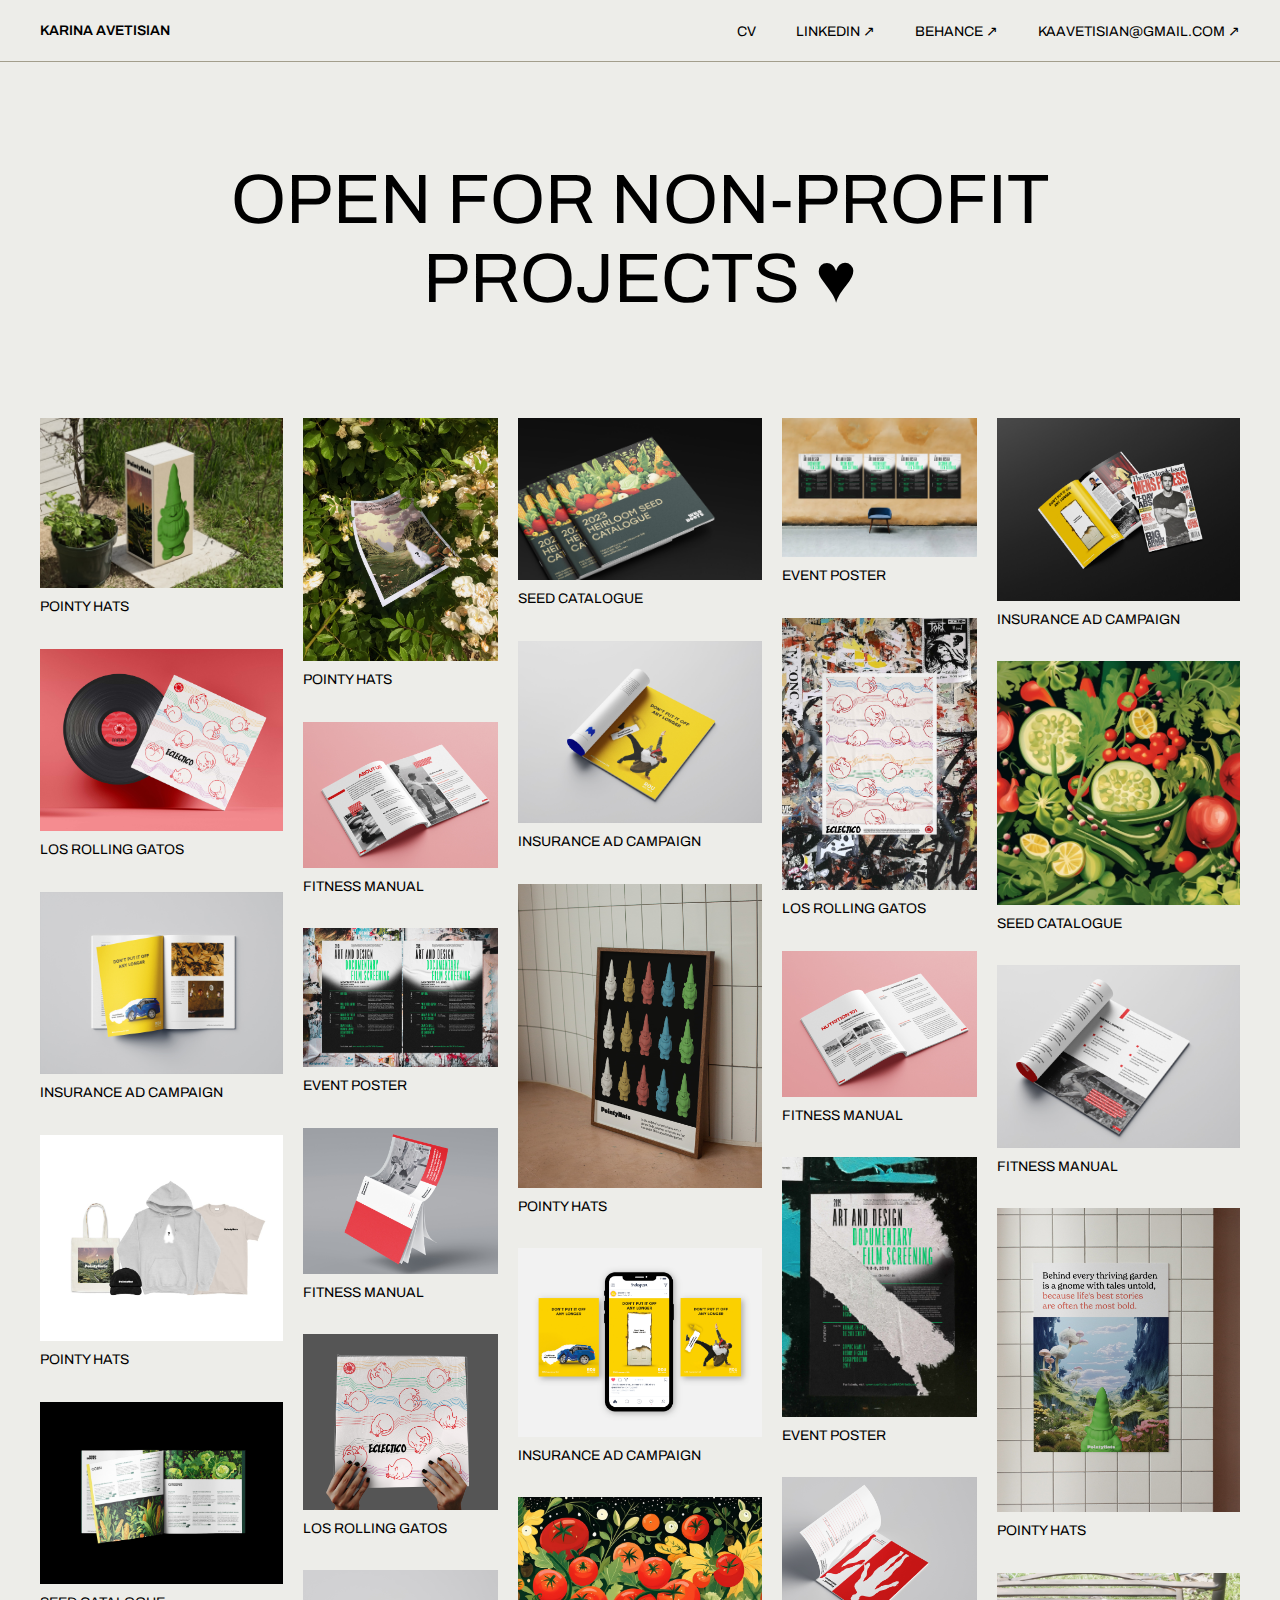
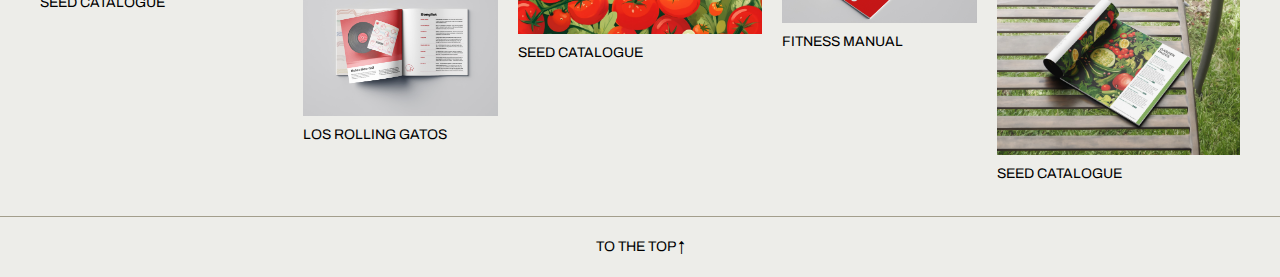
<file: index.html>
<!DOCTYPE html>
<html>
    <head>
        <title>Multidisciplinary designer – Karina A.</title>
        <link rel="icon" type="image/x-icon" href="/images/favicon.png">
        <meta charset="UTF-8">
        <meta name="author" content="Karina Avetisian">
        <meta name="viewport" content="width=device-width, initial-scale=1.0">
        <!-- Link to google fonts API -->
        <link rel="preconnect" href="https://fonts.googleapis.com">
        <link rel="preconnect" href="https://fonts.gstatic.com" crossorigin>
        <link href="https://fonts.googleapis.com/css2?family=Archivo&display=swap" rel="stylesheet">
        <link rel="stylesheet" href="https://fonts.googleapis.com/css2?family=Material+Symbols+Sharp:opsz,wght,FILL,GRAD@20..48,100..700,0..1,-50..200" />
        <link href="css/styles.css" rel="stylesheet">
    </head>
    <body>
        <!-- MOBILE NAVBAR -->
        <section>
            <div class="container-mob bb">
                <div class="header-mob">
                    <a href="index.html"><h3>KARINA AVETISIAN</h3></a>
                    <span class="material-symbols-sharp" id="plus">add</span>
                </div>
                <nav class="nav-mob bb">
                    <a href="about.html">CV</a>
                    <a href="https://www.linkedin.com/in/kaave/" target="_blank">LinkedIn ↗</a>
                    <a href="https://www.behance.net/kaave" target="_blank">Behance ↗</a>
                    <a href="mailto:kaavetisian@gmail.com" target="_blank">kaavetisian@gmail.com ↗</a>
                </nav>
            </div>
        </section>
        
        <!-- NAVBAR -->
        <section id="top">
            <div class="container bb">
                <header>
                    <a href="index.html"><h3>KARINA AVETISIAN</h3></a>
                    <nav>
                        <a href="about.html">CV</a>
                        <a href="https://www.linkedin.com/in/kaave/" target="_blank">LinkedIn ↗</a>
                        <a href="https://www.behance.net/kaave" target="_blank">Behance ↗</a>
                        <a href="mailto:kaavetisian@gmail.com" target="_blank">kaavetisian@gmail.com ↗</a>
                    </nav>
                </header>
            </div>
        </section>
        
        <section>
            <div class="container">
                <div class="banner">
                    <h1>Open for non-profit projects ♥</h1>
                </div>
            </div>
        </section>
        
        <section>
            <div class="container">
                <div class="projects">
                    <!-- FIRST COLUMN -->
                    <div class="item">
                        <a href="gnomes.html">
                            <div class="card">
                                <img src="images/gnomes-2.jpg" alt="Garden gnome packaging">
                                <p>Pointy Hats</p>
                            </div>
                        </a>
                        <a href="miguel.html">
                            <div class="card">
                                <img src="images/mig-1.jpg" alt="Record cover">
                                <p>Los Rolling Gatos</p>
                            </div>
                        </a>
                        <a href="campaign.html">
                            <div class="card">
                                <img src="images/ad-3.jpg" alt="Ad in the magazine">
                                <p>Insurance Ad Campaign</p>
                            </div>
                        </a>
                        <a href="gnomes.html">
                            <div class="card">
                                <img src="images/gnomes-merch.jpg" alt="Garden gnome poster">
                                <p>Pointy Hats</p>
                            </div>
                        </a>
                        <a href="catalogue.html">
                            <div class="card">
                                <img src="images/catalogue-5.jpg" alt="Seed catalogue cover">
                                <p>Seed Catalogue</p>
                            </div>
                        </a>
                    </div>
                    <!-- SECOND COLUMN -->
                    <div class="item">
                        <a href="gnomes.html">
                            <div class="card">
                                <img src="images/gnomes-3.jpg" alt="Garden gnome poster">
                                <p>Pointy Hats</p>
                            </div>
                        </a>
                        <a href="fitness.html">
                            <div class="card">
                                <img src="images/fm-3.jpg" alt="Fitness manual pages">
                                <p>Fitness manual</p>
                            </div>
                        </a>
                        <a href="poster.html">
                            <div class="card">
                                <img src="images/poster-1.jpg" alt="Event poster on the wall">
                                <p>Event poster</p>
                            </div>
                        </a>
                        <a href="fitness.html">
                            <div class="card">
                                <img src="images/fm-1.jpg" alt="Fitness manual pages">
                                <p>Fitness manual</p>
                            </div>
                        </a>
                        <a href="miguel.html">
                            <div class="card">
                                <img src="images/mig-4.jpg" alt="Record cover">
                                <p>Los Rolling Gatos</p>
                            </div>
                        </a>
                        <a href="miguel.html">
                            <div class="card">
                                <img src="images/mig-2.jpg" alt="Record cover">
                                <p>Los Rolling Gatos</p>
                            </div>
                        </a>
                    </div>
                    <!-- THIRD COLUMN -->
                    <div class="item">
                        <a href="catalogue.html">
                            <div class="card">
                                <img src="images/catalogue-1.jpg" alt="Seed catalogue cover">
                                <p>Seed Catalogue</p>
                            </div>
                        </a>
                        <a href="campaign.html">
                            <div class="card">
                                <img src="images/ad-2.jpg" alt="Ad in the magazine">
                                <p>Insurance Ad Campaign</p>
                            </div>
                        </a>
                        <a href="gnomes.html">
                            <div class="card">
                                <img src="images/gnomes-4.jpg" alt="Garden gnome poster">
                                <p>Pointy Hats</p>
                            </div>
                        </a>
                        <a href="campaign.html">
                            <div class="card">
                                <img src="images/ad-4.jpg" alt="Ad in the magazine">
                                <p>Insurance Ad Campaign</p>
                            </div>
                        </a>
                        <a href="catalogue.html">
                            <div class="card">
                                <img src="images/c5.jpg" alt="Seed catalogue cover">
                                <p>Seed Catalogue</p>
                            </div>
                        </a>
                    </div>
                    <!-- FOURTH COLUMN -->
                    <div class="item">
                        <a href="poster.html">
                            <div class="card">
                                <img src="images/poster-2.jpg" alt="Event poster on the wall">
                                <p>Event poster</p>
                            </div>
                        </a>
                        <a href="miguel.html">
                            <div class="card">
                                <img src="images/mig-5.jpg" alt="Record cover">
                                <p>Los Rolling Gatos</p>
                            </div>
                        </a>
                        <a href="fitness.html">
                            <div class="card">
                                <img src="images/fm-6.jpg" alt="Fitness manual pages">
                                <p>Fitness manual</p>
                            </div>
                        </a>
                        <a href="poster.html">
                            <div class="card">
                                <img src="images/poster-3.jpg" alt="Event poster on the wall">
                                <p>Event poster</p>
                            </div>
                        </a>
                        <a href="fitness.html">
                            <div class="card">
                                <img src="images/fm-7.jpg" alt="Fitness manual pages">
                                <p>Fitness manual</p>
                            </div>
                        </a>
                    </div>
                    <!-- FIFTH COLUMN -->
                    <div class="item">
                        <a href="campaign.html">
                            <div class="card">
                                <img src="images/ad-1.jpg" alt="Ad in the magazine">
                                <p>Insurance Ad Campaign</p>
                            </div>
                        </a>
                        <a href="catalogue.html">
                            <div class="card">
                                <img src="images/c3.jpg" alt="Seed catalogue">
                                <p>Seed Catalogue</p>
                            </div>
                        </a>
                        <a href="fitness.html">
                            <div class="card">
                                <img src="images/fm-5.jpg" alt="Fitness manual pages">
                                <p>Fitness manual</p>
                            </div>
                        </a>
                        <a href="gnomes.html">
                            <div class="card">
                                <img src="images/gnomes-5.jpg" alt="Garden gnome poster">
                                <p>Pointy Hats</p>
                            </div>
                        </a>
                        <a href="catalogue.html">
                            <div class="card">
                                <img src="images/catalogue-3.jpg" alt="Seed catalogue cover">
                                <p>Seed Catalogue</p>
                            </div>
                        </a>
                    </div>
                </div>
            </div>
        </section>
        <!-- FOOTER -->
        <section>
            <div class="container bt">
                <footer>
                    <a href="#top">to the top ↑</a>
                </footer>
            </div>
        </section>
        <script src="main.js"></script>
    </body>
</html>
</file>
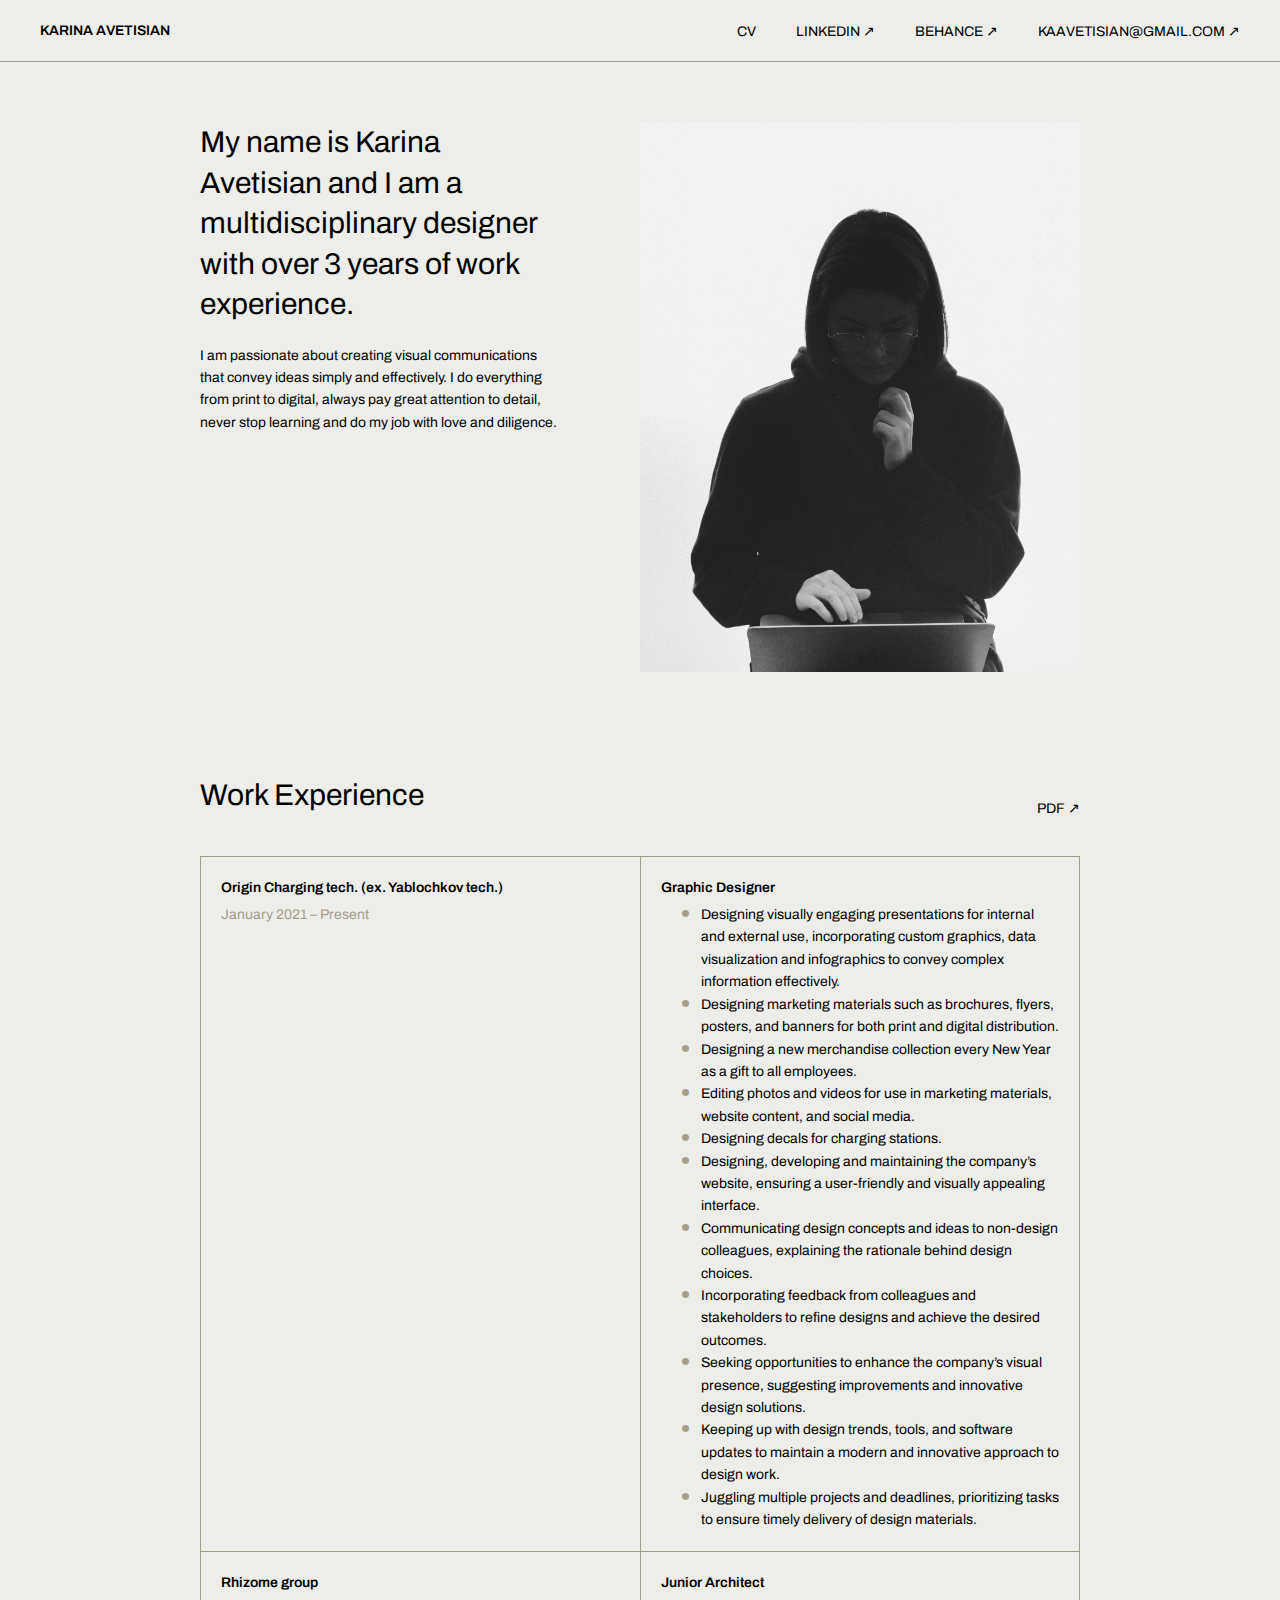
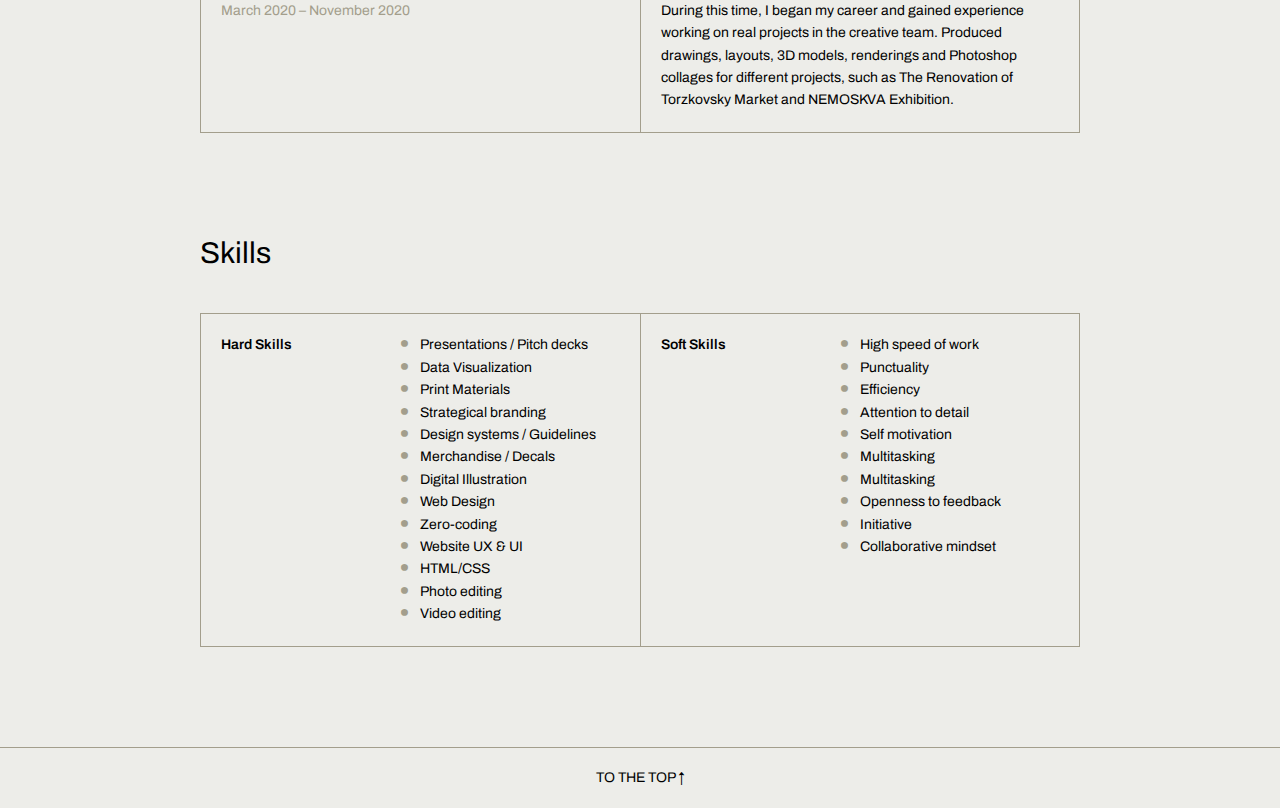
<file: about.html>
<!DOCTYPE html>
<html>
    <head>
        <title>Multidisciplinary designer – Karina A. – CV</title>
        <link rel="icon" type="image/x-icon" href="/images/favicon.png?">
        <meta charset="UTF-8">
        <meta name="author" content="Karina Avetisian">
        <meta name="viewport" content="width=device-width, initial-scale=1.0">
        <!-- Link to google fonts API -->
        <link rel="preconnect" href="https://fonts.googleapis.com">
        <link rel="preconnect" href="https://fonts.gstatic.com" crossorigin>
        <link href="https://fonts.googleapis.com/css2?family=Archivo&display=swap" rel="stylesheet">
        <link rel="stylesheet" href="https://fonts.googleapis.com/css2?family=Material+Symbols+Sharp:opsz,wght,FILL,GRAD@20..48,100..700,0..1,-50..200" />
        <link href="css/styles.css" rel="stylesheet">
    </head>
    <body>
        <!-- MOBILE NAVBAR -->
        <section>
            <div class="container-mob bb">
                <div class="header-mob">
                    <a href="index.html"><h3>KARINA AVETISIAN</h3></a>
                    <span class="material-symbols-sharp" id="plus">add</span>
                </div>
                <nav class="nav-mob bb">
                    <a href="about.html">CV</a>
                    <a href="https://www.linkedin.com/in/kaave/" target="_blank">LinkedIn ↗</a>
                    <a href="https://www.behance.net/kaave" target="_blank">Behance ↗</a>
                    <a href="mailto:kaavetisian@gmail.com" target="_blank">kaavetisian@gmail.com ↗</a>
                </nav>
            </div>
        </section>
        
        <!-- NAVBAR -->
        <section id="top">
            <div class="container bb">
                <header>
                    <a href="index.html"><h3>KARINA AVETISIAN</h3></a>
                    <nav>
                        <a href="about.html">CV</a>
                        <a href="https://www.linkedin.com/in/kaave/" target="_blank">LinkedIn ↗</a>
                        <a href="https://www.behance.net/kaave" target="_blank">Behance ↗</a>
                        <a href="mailto:kaavetisian@gmail.com" target="_blank">kaavetisian@gmail.com ↗</a>
                    </nav>
                </header>
            </div>
        </section>
        
        <section>
            <div class="container narrow">
                <div class="hero">
                    <div class="text">
                        <h2>My name is Karina Avetisian and I am a multidisciplinary designer with over 3 years of work experience.</h2>
                        <p>I am passionate about creating visual communications that convey ideas simply and effectively. I do everything from print to digital, always pay great attention to detail, never stop learning and do my job with love and diligence.</p>
                    </div>
                    <div class="photo">
                        <img src="images/DSC06790.jpg" alt="Me sitting at the laptop" class="photo-1">
                        <img src="images/DSC05442.jpg" alt="Me jumping in the air" class="photo-2">
                    </div>
                </div>
            </div>
        </section>

        <section>
            <div class="container narrow">
                <div class="work">
                    <div class="heading">
                        <h2>Work Experience</h2>
                        <a href="files/Resume_Karina_Avetisian.pdf" target="_blank">pdf ↗</a>
                    </div>
                    <div class="content">
                        <div class="col">
                            <h3>Origin Charging tech. (ex. Yablochkov tech.)</h3>
                            <p class="date">January 2021 – Present</p>
                        </div>
                        <div class="col">
                            <h3>Graphic Designer</h3>
                            <ul>
                                <li>Designing visually engaging presentations for internal and external use, incorporating custom graphics, data visualization and infographics to convey complex information effectively.</li>
                                <li>Designing marketing materials such as brochures, flyers, posters, and banners for both print and digital distribution.</li>
                                <li>Designing a new merchandise collection every New Year as a gift to all employees.</li>
                                <li>Editing photos and videos for use in marketing materials, website content, and social media.</li>
                                <li>Designing decals for charging stations.</li>
                                <li>Designing, developing and maintaining the company’s website, ensuring a user-friendly and visually appealing interface.</li>
                                <li>Communicating design concepts and ideas to non-design colleagues, explaining the rationale behind design choices.</li>
                                <li>Incorporating feedback from colleagues and stakeholders to refine designs and achieve the desired outcomes.</li>
                                <li>Seeking opportunities to enhance the company’s visual presence, suggesting improvements and innovative design solutions.</li>
                                <li>Keeping up with design trends, tools, and software updates to maintain a modern and innovative approach to design work.</li>
                                <li>Juggling multiple projects and deadlines, prioritizing tasks to ensure timely delivery of design materials.</li>
                            </ul>
                        </div>
                        <div class="col">
                            <h3>Rhizome group</h3>
                            <p class="date">March 2020 – November 2020</p>
                        </div>
                        <div class="col">
                            <h3>Junior Architect</h3>
                            <p>During this time, I began my career and gained experience working on real  projects in the creative team. Produced drawings, layouts, 3D models, renderings and Photoshop collages for different projects, such as The Renovation of Torzkovsky Market and NEMOSKVA Exhibition.</p>
                        </div>
                    </div>
                </div>
            </div>
        </section>

        <section>
            <div class="container narrow">
                <div class="work">
                    <div class="heading">
                        <h2>Skills</h2>
                    </div>
                    <div class="content">
                        <div class="col-hor">
                            <div class="col-s">
                                <h3>Hard Skills</h3>
                            </div>
                            <div class="col-s">
                                <ul>
                                    <li>Presentations / Pitch decks</li>
                                    <li>Data Visualization</li>
                                    <li>Print Materials</li>
                                    <li>Strategical branding</li>
                                    <li>Design systems / Guidelines</li>
                                    <li>Merchandise / Decals</li>
                                    <li>Digital Illustration</li>
                                    <li>Web Design</li>
                                    <li>Zero-coding</li>
                                    <li>Website UX & UI</li>
                                    <li>HTML/CSS</li>
                                    <li>Photo editing</li>
                                    <li>Video editing</li>
                                </ul>
                            </div>
                        </div>
                        <div class="col-hor">
                            <div class="col-s">
                                <h3>Soft Skills</h3>
                            </div>
                            <div class="col-s">
                                <ul>
                                    <li>High speed of work</li>
                                    <li>Punctuality</li>
                                    <li>Efficiency</li>
                                    <li>Attention to detail</li>
                                    <li>Self motivation</li>
                                    <li>Multitasking</li>
                                    <li>Multitasking</li>
                                    <li>Openness to feedback</li>
                                    <li>Initiative</li>
                                    <li>Collaborative mindset</li>
                                </ul>
                            </div>
                        </div>
                    </div>
                </div>
            </div>
        </section>

        <!-- FOOTER -->
        <section>
            <div class="container bt">
                <footer>
                    <a href="#top">to the top ↑</a>
                </footer>
            </div>
        </section>
        <script src="main.js"></script>
    </body>
</html>
</file>
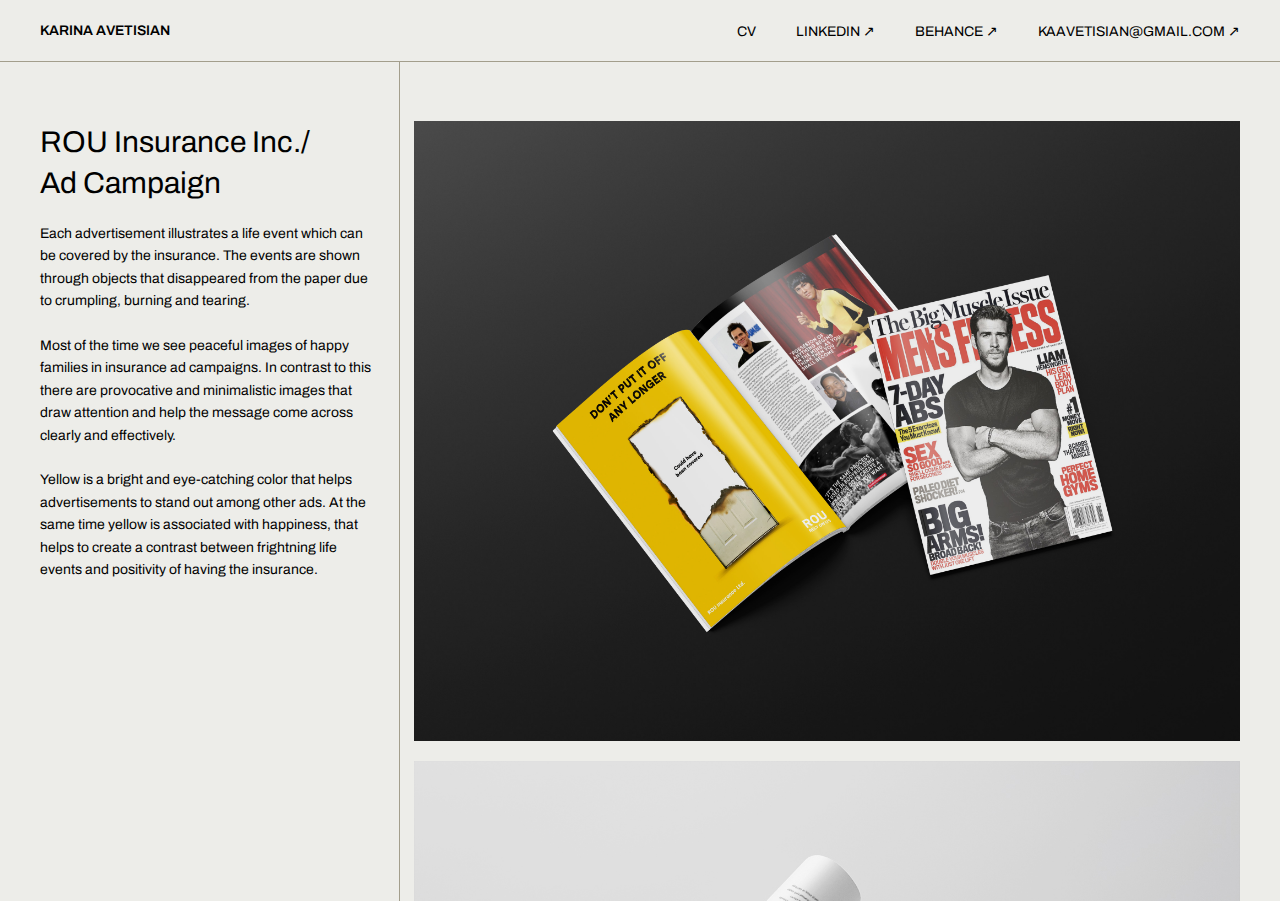
<file: campaign.html>
<!DOCTYPE html>
<html>
    <head>
        <title>Multidisciplinary designer – Karina A. – Ad Campaingn</title>
        <link rel="icon" type="image/x-icon" href="/images/favicon.png">
        <meta charset="UTF-8">
        <meta name="author" content="Karina Avetisian">
        <meta name="viewport" content="width=device-width, initial-scale=1.0">
        <!-- Link to google fonts API -->
        <link rel="preconnect" href="https://fonts.googleapis.com">
        <link rel="preconnect" href="https://fonts.gstatic.com" crossorigin>
        <link href="https://fonts.googleapis.com/css2?family=Archivo&display=swap" rel="stylesheet">
        <link rel="stylesheet" href="https://fonts.googleapis.com/css2?family=Material+Symbols+Sharp:opsz,wght,FILL,GRAD@20..48,100..700,0..1,-50..200" />
        <link href="css/styles.css" rel="stylesheet">
    </head>
    <body>
        <!-- MOBILE NAVBAR -->
        <section>
            <div class="container-mob bb">
                <div class="header-mob">
                    <a href="index.html"><h3>KARINA AVETISIAN</h3></a>
                    <span class="material-symbols-sharp" id="plus">add</span>
                </div>
                <nav class="nav-mob bb">
                    <a href="about.html">CV</a>
                    <a href="https://www.linkedin.com/in/kaave/" target="_blank">LinkedIn ↗</a>
                    <a href="https://www.behance.net/kaave" target="_blank">Behance ↗</a>
                    <a href="mailto:kaavetisian@gmail.com" target="_blank">kaavetisian@gmail.com ↗</a>
                </nav>
            </div>
        </section>
        
        <section class="project-page">
            <!-- NAVBAR -->
            <div id="top">
                <div class="container bb">
                    <header>
                        <a href="index.html"><h3>KARINA AVETISIAN</h3></a>
                        <nav>
                            <a href="about.html">CV</a>
                            <a href="https://www.linkedin.com/in/kaave/" target="_blank">LinkedIn ↗</a>
                            <a href="https://www.behance.net/kaave" target="_blank">Behance ↗</a>
                            <a href="mailto:kaavetisian@gmail.com" target="_blank">kaavetisian@gmail.com ↗</a>
                        </nav>
                    </header>
                </div>
            </div>
            <!-- SIDEBAR  -->
            <div class="container sidebar-wrap">
                <div class="sidebar">
                    <h2>ROU Insurance Inc./<br>Ad Campaign</h2>
                    <p>Each advertisement illustrates a life event which can be covered by the insurance. The events are shown through objects that disappeared from the paper due to crumpling, burning and tearing.<br><br>Most of the time we see peaceful images of happy families in insurance ad campaigns. In contrast to this there are provocative and minimalistic images that draw attention and help the message come across clearly and effectively.<br><br>Yellow is a bright and eye-catching color that helps advertisements to stand out among other ads. At the same time yellow is associated with happiness, that helps to create a contrast between frightning life events and positivity of having the insurance.</p>
                </div>
            </div>
        </section>

        <section>
            <div class="container">
                <div class="project-pictures">
                    <div class="project-pictures-wrap">
                        <img src="images/ad-1.jpg" alt="Ad with burnt door" id="first-img">
                        <img src="images/ad-2.jpg" alt="Ad with falling man">
                        <img src="images/ad-3.jpg" alt="Ad with car crash">
                        <img src="images/ad-4.jpg" alt="Three ads as social media campaign">
                        <div>
                            <footer class="bt">
                                <a href="#first-img">to the top ↑</a>
                            </footer>
                        </div>
                    </div>
                </div>
            </div>
        </section>
        <script src="main.js"></script>
    </body>
</html>
</file>
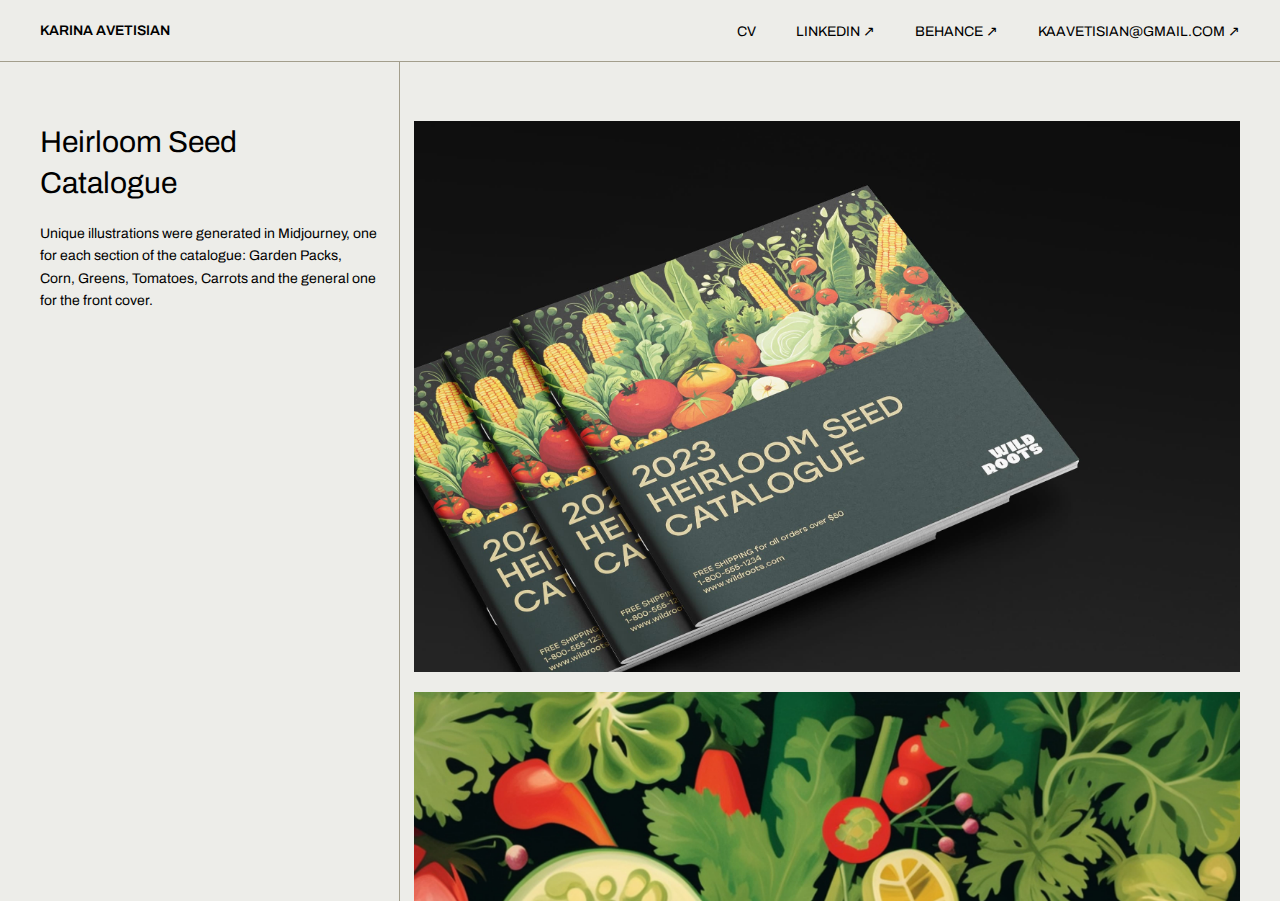
<file: catalogue.html>
<!DOCTYPE html>
<html>
    <head>
        <title>Multidisciplinary designer – Karina A. – Seed catalogue</title>
        <link rel="icon" type="image/x-icon" href="/images/favicon.png">
        <meta charset="UTF-8">
        <meta name="author" content="Karina Avetisian">
        <meta name="viewport" content="width=device-width, initial-scale=1.0">
        <!-- Link to google fonts API -->
        <link rel="preconnect" href="https://fonts.googleapis.com">
        <link rel="preconnect" href="https://fonts.gstatic.com" crossorigin>
        <link href="https://fonts.googleapis.com/css2?family=Archivo&display=swap" rel="stylesheet">
        <link rel="stylesheet" href="https://fonts.googleapis.com/css2?family=Material+Symbols+Sharp:opsz,wght,FILL,GRAD@20..48,100..700,0..1,-50..200" />
        <link href="css/styles.css" rel="stylesheet">
    </head>
    <body>
        <!-- MOBILE NAVBAR -->
        <section>
            <div class="container-mob bb">
                <div class="header-mob">
                    <a href="index.html"><h3>KARINA AVETISIAN</h3></a>
                    <span class="material-symbols-sharp" id="plus">add</span>
                </div>
                <nav class="nav-mob bb">
                    <a href="about.html">CV</a>
                    <a href="https://www.linkedin.com/in/kaave/" target="_blank">LinkedIn ↗</a>
                    <a href="https://www.behance.net/kaave" target="_blank">Behance ↗</a>
                    <a href="mailto:kaavetisian@gmail.com" target="_blank">kaavetisian@gmail.com ↗</a>
                </nav>
            </div>
        </section>
        
        <section class="project-page">
            <!-- NAVBAR -->
            <div id="top">
                <div class="container bb">
                    <header>
                        <a href="index.html"><h3>KARINA AVETISIAN</h3></a>
                        <nav>
                            <a href="about.html">CV</a>
                            <a href="https://www.linkedin.com/in/kaave/" target="_blank">LinkedIn ↗</a>
                            <a href="https://www.behance.net/kaave" target="_blank">Behance ↗</a>
                            <a href="mailto:kaavetisian@gmail.com" target="_blank">kaavetisian@gmail.com ↗</a>
                        </nav>
                    </header>
                </div>
            </div>
            <!-- SIDEBAR  -->
            <div class="container sidebar-wrap">
                <div class="sidebar">
                    <h2>Heirloom Seed Catalogue</h2>
                    <p>Unique illustrations were generated in Midjourney, one for each section of the catalogue: Garden Packs, Corn, Greens, Tomatoes, Carrots and the general one for the front cover.</p>
                </div>
            </div>
        </section>

        <section>
            <div class="container">
                <div class="project-pictures">
                    <div class="project-pictures-wrap">
                        <img src="images/catalogue-1.jpg" alt="Catalogue cover" id="first-img">
                        <img src="images/c3.jpg" alt="Vegetables illustration">
                        <img src="images/catalogue-3.jpg" alt="Catalogue pages">
                        <img src="images/c5.jpg" alt="Vegetables illustration">
                        <img src="images/catalogue-4.jpg" alt="Catalogue pages">
                        <img src="images/catalogue-5.jpg" alt="Catalogue pages">
                        <div>
                            <footer class="bt">
                                <a href="#first-img">to the top ↑</a>
                            </footer>
                        </div>
                    </div>
                </div>
            </div>
        </section>
        <script src="main.js"></script>
    </body>
</html>
</file>
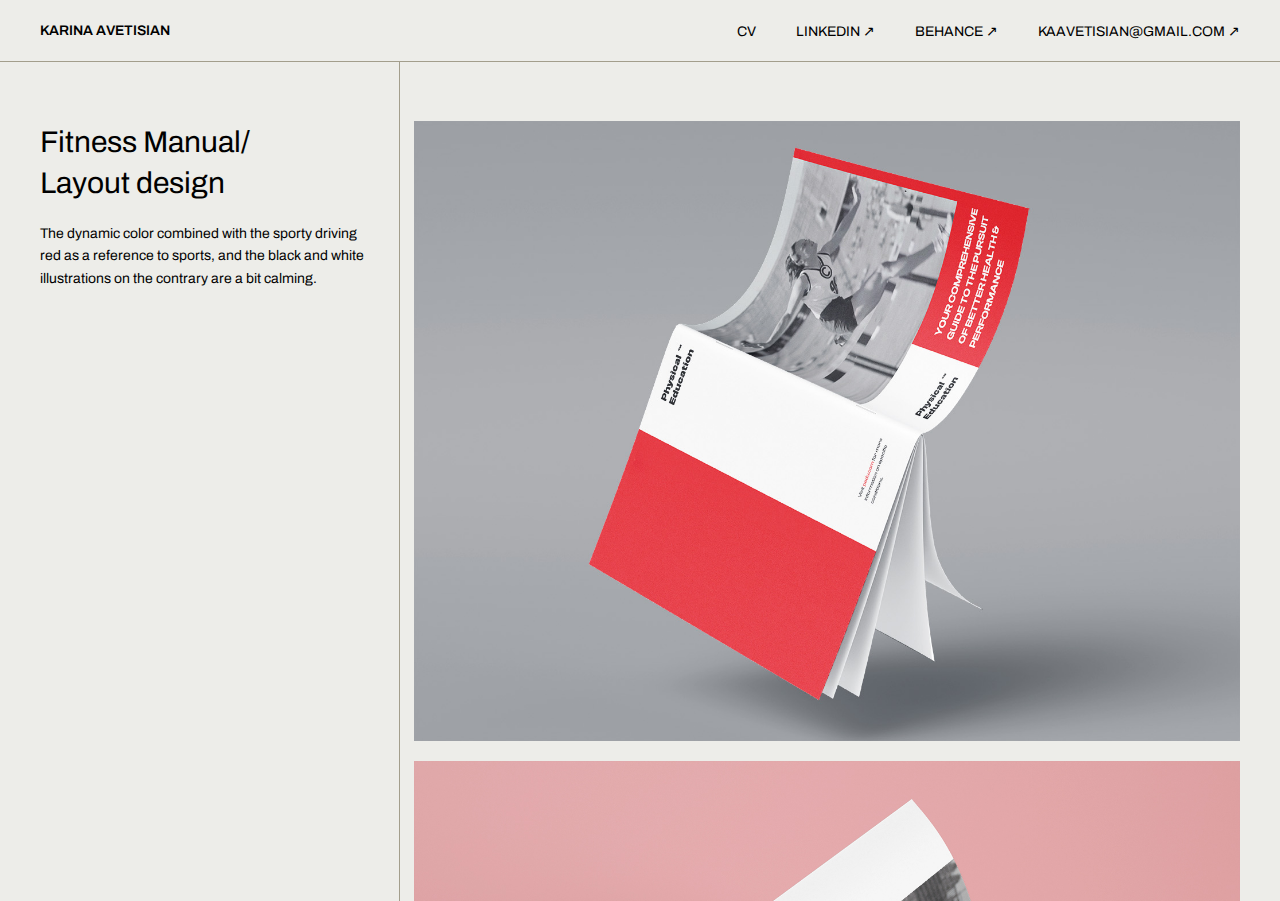
<file: fitness.html>
<!DOCTYPE html>
<html>
    <head>
        <title>Multidisciplinary designer – Karina A. – Fitness Manual</title>
        <link rel="icon" type="image/x-icon" href="/images/favicon.png">
        <meta charset="UTF-8">
        <meta name="author" content="Karina Avetisian">
        <meta name="viewport" content="width=device-width, initial-scale=1.0">
        <!-- Link to google fonts API -->
        <link rel="preconnect" href="https://fonts.googleapis.com">
        <link rel="preconnect" href="https://fonts.gstatic.com" crossorigin>
        <link href="https://fonts.googleapis.com/css2?family=Archivo&display=swap" rel="stylesheet">
        <link rel="stylesheet" href="https://fonts.googleapis.com/css2?family=Material+Symbols+Sharp:opsz,wght,FILL,GRAD@20..48,100..700,0..1,-50..200" />
        <link href="css/styles.css" rel="stylesheet">
    </head>
    <body>
        <!-- MOBILE NAVBAR -->
        <section>
            <div class="container-mob bb">
                <div class="header-mob">
                    <a href="index.html"><h3>KARINA AVETISIAN</h3></a>
                    <span class="material-symbols-sharp" id="plus">add</span>
                </div>
                <nav class="nav-mob bb">
                    <a href="about.html">CV</a>
                    <a href="https://www.linkedin.com/in/kaave/" target="_blank">LinkedIn ↗</a>
                    <a href="https://www.behance.net/kaave" target="_blank">Behance ↗</a>
                    <a href="mailto:kaavetisian@gmail.com" target="_blank">kaavetisian@gmail.com ↗</a>
                </nav>
            </div>
        </section>
        
        <section class="project-page">
            <!-- NAVBAR -->
            <div id="top">
                <div class="container bb">
                    <header>
                        <a href="index.html"><h3>KARINA AVETISIAN</h3></a>
                        <nav>
                            <a href="about.html">CV</a>
                            <a href="https://www.linkedin.com/in/kaave/" target="_blank">LinkedIn ↗</a>
                            <a href="https://www.behance.net/kaave" target="_blank">Behance ↗</a>
                            <a href="mailto:kaavetisian@gmail.com" target="_blank">kaavetisian@gmail.com ↗</a>
                        </nav>
                    </header>
                </div>
            </div>
            <!-- SIDEBAR  -->
            <div class="container sidebar-wrap">
                <div class="sidebar">
                    <h2>Fitness Manual/<br>Layout design</h2>
                    <p>The dynamic color combined with the sporty driving red as a reference to sports, and the black and white illustrations on the contrary are a bit calming.</p>
                </div>
            </div>
        </section>

        <section>
            <div class="container">
                <div class="project-pictures">
                    <div class="project-pictures-wrap">
                        <img src="images/fm-1.jpg" alt="Catalogue cover" id="first-img">
                        <img src="images/fm-2.jpg" alt="Catalogue pages">
                        <img src="images/fm-4.jpg" alt="Catalogue pages">
                        <img src="images/fm-3.jpg" alt="Catalogue pages">
                        <img src="images/fm-5.jpg" alt="Catalogue pages">
                        <img src="images/fm-6.jpg" alt="Catalogue pages">
                        <img src="images/fm-7.jpg" alt="Catalogue pages">
                        <div>
                            <footer class="bt">
                                <a href="#first-img">to the top ↑</a>
                            </footer>
                        </div>
                    </div>
                </div>
            </div>
        </section>
        <script src="main.js"></script>
    </body>
</html>
</file>
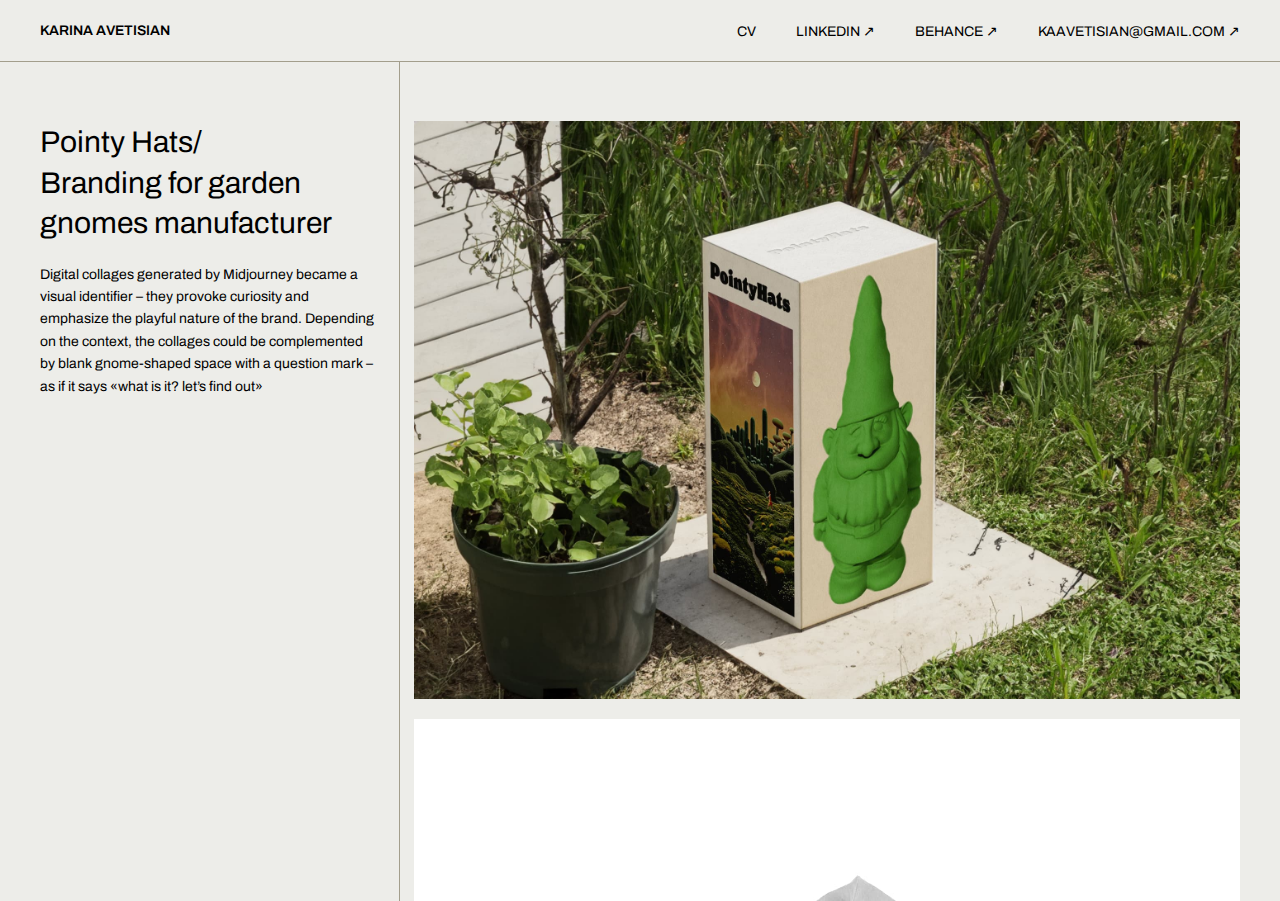
<file: gnomes.html>
<!DOCTYPE html>
<html>
    <head>
        <title>Multidisciplinary designer – Karina A. – Brand identity</title>
        <link rel="icon" type="image/x-icon" href="/images/favicon.png">
        <meta charset="UTF-8">
        <meta name="author" content="Karina Avetisian">
        <meta name="viewport" content="width=device-width, initial-scale=1.0">
        <!-- Link to google fonts API -->
        <link rel="preconnect" href="https://fonts.googleapis.com">
        <link rel="preconnect" href="https://fonts.gstatic.com" crossorigin>
        <link href="https://fonts.googleapis.com/css2?family=Archivo&display=swap" rel="stylesheet">
        <link rel="stylesheet" href="https://fonts.googleapis.com/css2?family=Material+Symbols+Sharp:opsz,wght,FILL,GRAD@20..48,100..700,0..1,-50..200" />
        <link href="css/styles.css" rel="stylesheet">
    </head>
    <body>
        <!-- MOBILE NAVBAR -->
        <section>
            <div class="container-mob bb">
                <div class="header-mob">
                    <a href="index.html"><h3>KARINA AVETISIAN</h3></a>
                    <span class="material-symbols-sharp" id="plus">add</span>
                </div>
                <nav class="nav-mob bb">
                    <a href="about.html">CV</a>
                    <a href="https://www.linkedin.com/in/kaave/" target="_blank">LinkedIn ↗</a>
                    <a href="https://www.behance.net/kaave" target="_blank">Behance ↗</a>
                    <a href="mailto:kaavetisian@gmail.com" target="_blank">kaavetisian@gmail.com ↗</a>
                </nav>
            </div>
        </section>
        
        <section class="project-page">
            <!-- NAVBAR -->
            <div id="top">
                <div class="container bb">
                    <header>
                        <a href="index.html"><h3>KARINA AVETISIAN</h3></a>
                        <nav>
                            <a href="about.html">CV</a>
                            <a href="https://www.linkedin.com/in/kaave/" target="_blank">LinkedIn ↗</a>
                            <a href="https://www.behance.net/kaave" target="_blank">Behance ↗</a>
                            <a href="mailto:kaavetisian@gmail.com" target="_blank">kaavetisian@gmail.com ↗</a>
                        </nav>
                    </header>
                </div>
            </div>
            <!-- SIDEBAR  -->
            <div class="container sidebar-wrap">
                <div class="sidebar">
                    <h2>Pointy Hats/<br>Branding for garden gnomes manufacturer</h2>
                    <p>Digital collages generated by Midjourney became a visual identifier – they provoke curiosity and emphasize the playful nature of the brand. Depending on the context, the collages could be complemented by blank gnome-shaped space with a question mark – as if it says «what is it? let’s find out»</p>
                </div>
            </div>
        </section>

        <section>
            <div class="container">
                <div class="project-pictures">
                    <div class="project-pictures-wrap">
                        <img src="images/gnomes-2.jpg" alt="Garden gnome package is standing in the garden" id="first-img">
                        <img src="images/gnomes-merch.jpg" alt="Merch collection including baseball cap, hoodie, t-shirt and bag">
                        <img src="images/gnomes-5.jpg" alt="Garden gnome poster incorporating digital collage">
                        <img src="images/gnomes-4.jpg" alt="Garden gnome poster incorporating digital collage">
                        <img src="images/gnomes-3.jpg" alt="Garden gnome poster incorporating digital collage">
                        <div>
                            <footer class="bt">
                                <a href="#first-img">to the top ↑</a>
                            </footer>
                        </div>
                    </div>
                </div>
            </div>
        </section>
        <script src="main.js"></script>
    </body>
</html>
</file>
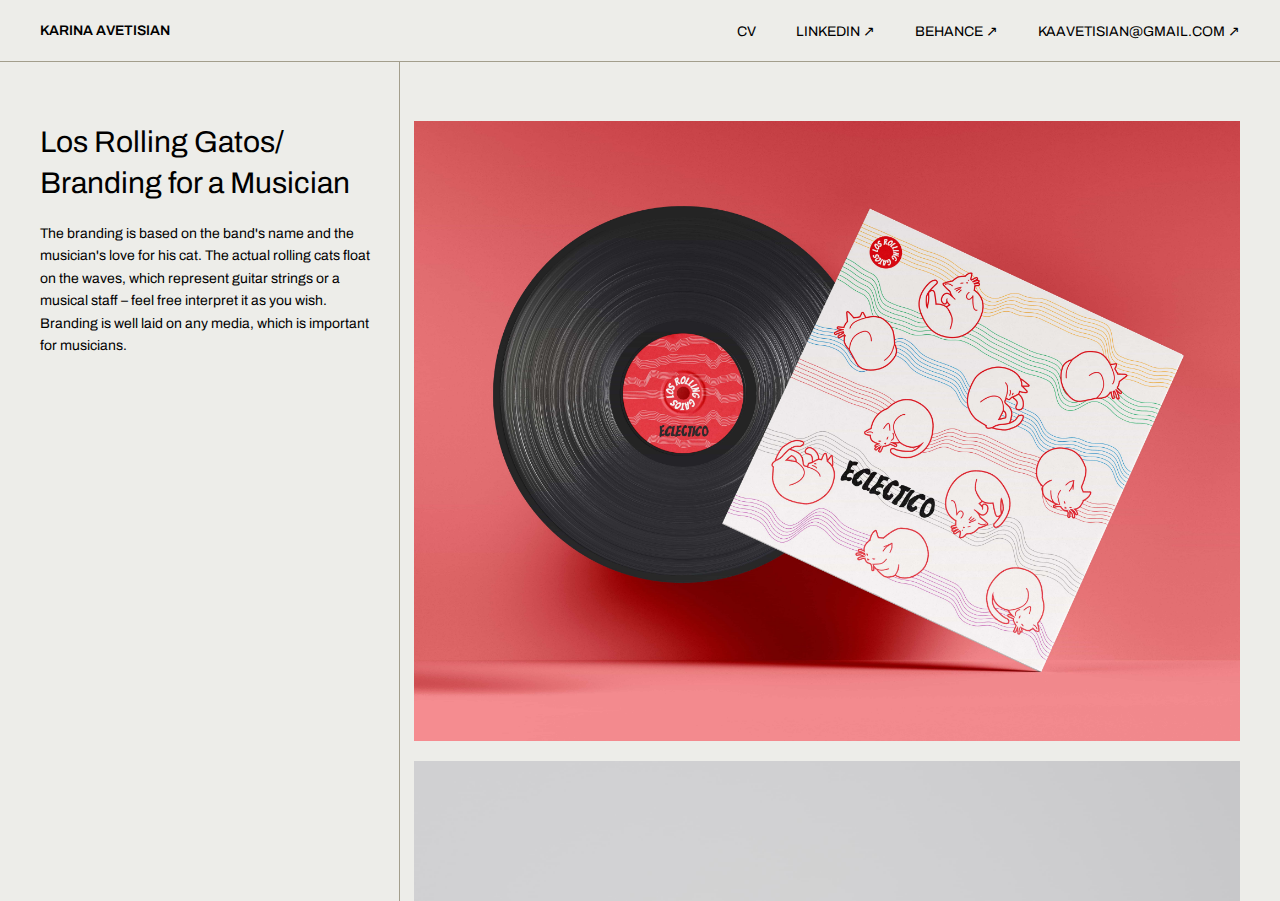
<file: miguel.html>
<!DOCTYPE html>
<html>
    <head>
        <title>Multidisciplinary designer – Karina A. – Musician Branding</title>
        <link rel="icon" type="image/x-icon" href="/images/favicon.png">
        <meta charset="UTF-8">
        <meta name="author" content="Karina Avetisian">
        <meta name="viewport" content="width=device-width, initial-scale=1.0">
        <!-- Link to google fonts API -->
        <link rel="preconnect" href="https://fonts.googleapis.com">
        <link rel="preconnect" href="https://fonts.gstatic.com" crossorigin>
        <link href="https://fonts.googleapis.com/css2?family=Archivo&display=swap" rel="stylesheet">
        <link rel="stylesheet" href="https://fonts.googleapis.com/css2?family=Material+Symbols+Sharp:opsz,wght,FILL,GRAD@20..48,100..700,0..1,-50..200" />
        <link href="css/styles.css" rel="stylesheet">
    </head>
    <body>
        <!-- MOBILE NAVBAR -->
        <section>
            <div class="container-mob bb">
                <div class="header-mob">
                    <a href="index.html"><h3>KARINA AVETISIAN</h3></a>
                    <span class="material-symbols-sharp" id="plus">add</span>
                </div>
                <nav class="nav-mob bb">
                    <a href="about.html">CV</a>
                    <a href="https://www.linkedin.com/in/kaave/" target="_blank">LinkedIn ↗</a>
                    <a href="https://www.behance.net/kaave" target="_blank">Behance ↗</a>
                    <a href="mailto:kaavetisian@gmail.com" target="_blank">kaavetisian@gmail.com ↗</a>
                </nav>
            </div>
        </section>
        
        <section class="project-page">
            <!-- NAVBAR -->
            <div id="top">
                <div class="container bb">
                    <header>
                        <a href="index.html"><h3>KARINA AVETISIAN</h3></a>
                        <nav>
                            <a href="about.html">CV</a>
                            <a href="https://www.linkedin.com/in/kaave/" target="_blank">LinkedIn ↗</a>
                            <a href="https://www.behance.net/kaave" target="_blank">Behance ↗</a>
                            <a href="mailto:kaavetisian@gmail.com" target="_blank">kaavetisian@gmail.com ↗</a>
                        </nav>
                    </header>
                </div>
            </div>
            <!-- SIDEBAR  -->
            <div class="container sidebar-wrap">
                <div class="sidebar">
                    <h2>Los Rolling Gatos/<br>Branding for a Musician</h2>
                    <p>The branding is based on the band's name and the musician's love for his cat. The actual rolling cats float on the waves, which represent guitar strings or a musical staff – feel free interpret it as you wish. Branding is well laid on any media, which is important for musicians.</p>
                </div>
            </div>
        </section>

        <section>
            <div class="container">
                <div class="project-pictures">
                    <div class="project-pictures-wrap">
                        <img src="images/mig-1.jpg" alt="Record cover" id="first-img">
                        <img src="images/mig-2.jpg" alt="Press kit pages">
                        <img src="images/mig-4.jpg" alt="Record cover">
                        <img src="images/mig-3.jpg" alt="Press kit cover">
                        <img src="images/mig-5.jpg" alt="Poster">
                        <img src="images/mig-6.jpg" alt="Stickers">
                        <div>
                            <footer class="bt">
                                <a href="#first-img">to the top ↑</a>
                            </footer>
                        </div>
                    </div>
                </div>
            </div>
        </section>
        <script src="main.js"></script>
    </body>
</html>
</file>
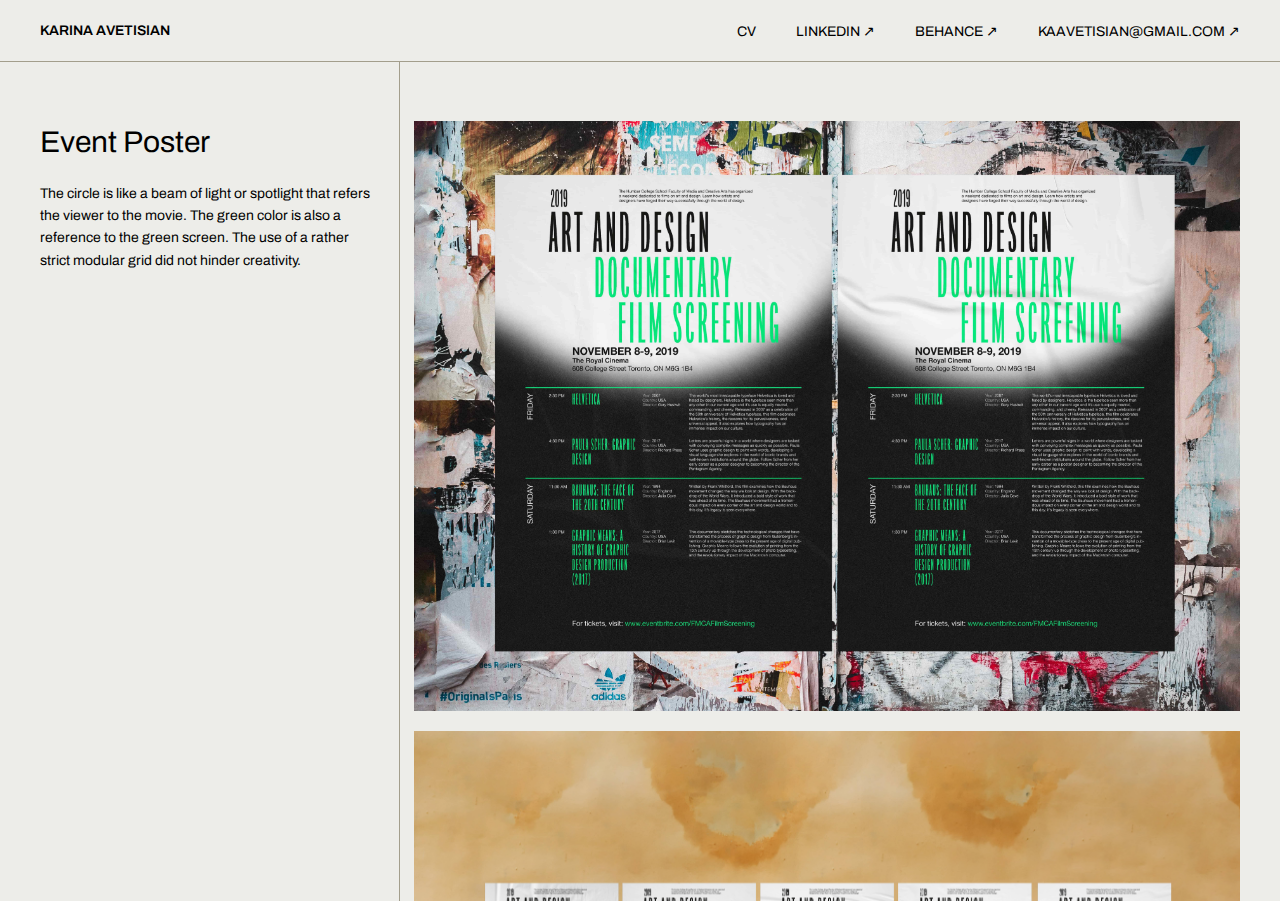
<file: poster.html>
<!DOCTYPE html>
<html>
    <head>
        <title>Multidisciplinary designer – Karina A. – Poster</title>
        <link rel="icon" type="image/x-icon" href="/images/favicon.png">
        <meta charset="UTF-8">
        <meta name="author" content="Karina Avetisian">
        <meta name="viewport" content="width=device-width, initial-scale=1.0">
        <!-- Link to google fonts API -->
        <link rel="preconnect" href="https://fonts.googleapis.com">
        <link rel="preconnect" href="https://fonts.gstatic.com" crossorigin>
        <link href="https://fonts.googleapis.com/css2?family=Archivo&display=swap" rel="stylesheet">
        <link rel="stylesheet" href="https://fonts.googleapis.com/css2?family=Material+Symbols+Sharp:opsz,wght,FILL,GRAD@20..48,100..700,0..1,-50..200" />
        <link href="css/styles.css" rel="stylesheet">
    </head>
    <body>
        <!-- MOBILE NAVBAR -->
        <section>
            <div class="container-mob bb">
                <div class="header-mob">
                    <a href="index.html"><h3>KARINA AVETISIAN</h3></a>
                    <span class="material-symbols-sharp" id="plus">add</span>
                </div>
                <nav class="nav-mob bb">
                    <a href="about.html">CV</a>
                    <a href="https://www.linkedin.com/in/kaave/" target="_blank">LinkedIn ↗</a>
                    <a href="https://www.behance.net/kaave" target="_blank">Behance ↗</a>
                    <a href="mailto:kaavetisian@gmail.com" target="_blank">kaavetisian@gmail.com ↗</a>
                </nav>
            </div>
        </section>
        
        <section class="project-page">
            <!-- NAVBAR -->
            <div id="top">
                <div class="container bb">
                    <header>
                        <a href="index.html"><h3>KARINA AVETISIAN</h3></a>
                        <nav>
                            <a href="about.html">CV</a>
                            <a href="https://www.linkedin.com/in/kaave/" target="_blank">LinkedIn ↗</a>
                            <a href="https://www.behance.net/kaave" target="_blank">Behance ↗</a>
                            <a href="mailto:kaavetisian@gmail.com" target="_blank">kaavetisian@gmail.com ↗</a>
                        </nav>
                    </header>
                </div>
            </div>
            <!-- SIDEBAR  -->
            <div class="container sidebar-wrap">
                <div class="sidebar">
                    <h2>Event Poster</h2>
                    <p>The circle is like a beam of light or spotlight that refers the viewer to the movie. The green color is also a reference to the green screen. The use of a rather strict modular grid did not hinder creativity.</p>
                </div>
            </div>
        </section>

        <section>
            <div class="container">
                <div class="project-pictures">
                    <div class="project-pictures-wrap">
                        <img src="images/poster-1.jpg" alt="Poster on the wall" id="first-img">
                        <img src="images/poster-2.jpg" alt="Poster on the wall">
                        <img src="images/poster-3.jpg" alt="Poster on the wall">
                        <img src="images/poster-4.jpg" alt="Poster on the wall">
                        <div>
                            <footer class="bt">
                                <a href="#first-img">to the top ↑</a>
                            </footer>
                        </div>
                    </div>
                </div>
            </div>
        </section>
        <script src="main.js"></script>
    </body>
</html>
</file>
<file: css/styles.css>
* {
    box-sizing: border-box;
    text-decoration: none;
    font-weight: 400;
}

html {
    scroll-behavior: smooth;
    overflow-x: hidden !important;
    width: 100vw !important;
}

body {
    font-family: 'Archivo', sans-serif;
    background-color: #edede9;
    position: relative;
    font-size: 14px;
    margin: 0;
    overflow-x: hidden !important;
    width: 100vw !important;
}

.bb {
    border-bottom: 1px solid #A39E8C;
}

.bt {
    border-top: 1px solid #A39E8C;
}

.container {
    width: 100%;
    padding: 0 40px;
}

.narrow {
    width: 960px;
    margin: auto;
}

h1 {
    margin: 0;
    font-size: 70px;
    text-transform: uppercase; 
}

h2 {
    margin: 0;
    font-size: 30px;
    line-height: 135%;
}

h3 {
    margin: 0;
    font-size: 14px;
    line-height: 160%;
    font-weight: 600;
}

p {
    margin: 0;
    line-height: 160%;
}

a {
    color: black;
    text-transform: uppercase;
}

a:hover {
    color: #D46945;
    transition: 300ms;
}

/* HEADER */

header {
    display: flex;
    justify-content: space-between;
    align-items: center;
    height: 60px;
    background-color: #edede9;
}

nav {
    display: flex;
    justify-content: space-between;
    align-items: center;
    column-gap: 40px;
}

/* HOME PAGE */

.banner {
    display: flex;
    justify-content: center;
    padding: 100px 0;
    text-align: center;
}

.projects {
    display: grid;
    grid-template-columns: 1fr 0.8fr 1fr 0.8fr 1fr;
    grid-template-rows: 1fr;
    gap: 20px;
}

.item {
    grid-row: span 1;
    grid-column: span 1;
    display: flex;
    flex-direction: column;
}

.card {
    margin-bottom: 30px;
}

.card:hover {
    color: black;
}

.card img {
    width: 100%;
    height: auto;
    object-fit: cover;
    transition: 1s cubic-bezier(.19, 1, .22, 1);
    margin-bottom: 5px;
}

.card img:hover {
    border-radius: 20px;
}

/* PROJECT PAGE */

.project-page {
    position: absolute;
    width: 100%;
    height: 100vh;
    display: flex;
    flex-direction: column;
    justify-content: space-between;
}

.sidebar-wrap {
    height: 100%;
}

.sidebar {
    display: flex;
    flex-direction: column;
    justify-content: start;
    gap: 20px;
    border-right: 1px solid #A39E8C;
    width: 30%;
    height: 100%;
    padding: 60px 20px 0 0;
}

.project-pictures {
    display: flex;
    justify-content: end;
    padding: 120px 0 0 20px;
    height: 100vh;
}

.project-pictures-wrap {
    display: flex;
    flex-direction: column;
    gap: 20px;
    width: 70%;
    z-index: 1;
    overflow-y: scroll;
    scroll-behavior: smooth;
    position: relative;
}

.scroll {
    position: absolute;
    bottom: 20px;
    left: 20px;
}

.project-pictures-wrap::-webkit-scrollbar {
    display: none;
}

/* ABOUT PAGE */

.hero {
    display: flex;
    justify-content: space-between;
    margin: 60px 0 100px 0;
}

.hero .text {
    width: 50%;
    padding-right: 80px;
    display: flex;
    flex-direction: column;
    gap: 20px;
}

.hero .photo {
    width: 50%;
    position: relative;
}

.photo .photo-1 {
    width: 100%;
    height: auto;
    object-fit: cover;
}

.photo .photo-2 {
    width: 100%;
    height: auto;
    object-fit: cover;
    position: absolute;
    width: 100%;
    left: 0;
    opacity: 0;
    transition: 0.5s cubic-bezier(.19, 1, .22, 1);
}

.photo .photo-2:hover {
    opacity: 100%;
    border-radius: 30px;
}

.work {
    margin: 60px 0 100px 0;
}

.work .heading {
    width: 100%;
    display: flex;
    justify-content: space-between;
    align-items: end;
    margin-bottom: 40px;
}

.work .content {
    width: 100%;
    display: flex;
    flex-wrap: wrap;
    justify-content: space-between;
    
    border-bottom: 1px solid #A39E8C;
    border-left: 1px solid #A39E8C;
}

.col {
    width: 50%;
    border-right: 1px solid #A39E8C;
    border-top: 1px solid #A39E8C;
    padding: 20px;
}

.col h3 {
    margin-bottom: 5px;
}

.date {
    color: #A39E8C;
}
/* START https://www.w3schools.com/howto/howto_css_bullet_color.asp */
ul {
    list-style: none;
    line-height: 160%;
    margin: 0;
}
  
ul li::before {
    content: "\2022";
    color: #A39E8C;
    scale: 2;
    display: inline-block; 
    width: 1em; 
    margin-left: -1em;
}
/* END https://www.w3schools.com/howto/howto_css_bullet_color.asp */
.col-hor {
    width: 50%;
    border-right: 1px solid #A39E8C;
    border-top: 1px solid #A39E8C;
    padding: 20px;
    display: flex;
    justify-content: start;
}

.col-s {
    min-width: 40%;
}

/* FOOTER */

footer {
    display: flex;
    justify-content: center;
    align-items: center;
    height: 60px;
    background-color: #edede9;
}

.container-mob {
    height: 0;
    width: 0;
}

.nav-mob {
    visibility: hidden;
}

.header-mob {
    visibility: hidden;
    
}

.material-symbols-sharp {
    visibility: hidden;
}

@media only screen and (max-width:767px) {
    
    .container {
        padding: 0 10px;
    }
    
    .narrow {
        width: 100%;
    }
    
    h1 {
        font-size: 50px;
    }
    
    h2 {
        font-size: 20px;
    }

    #top {
        visibility: hidden;
        width: 0;
        height: 0;
    }
    
    .container-mob {
        height: auto;
        width: auto;
        padding: 0 10px;
        position: relative;
        z-index: 2;
    }
    
    .nav-mob {
        visibility: visible;
        display: flex;
        flex-direction: column;
        align-items: start;
        gap: 10px;
        padding: 20px 10px;
        margin-top: 60px;
        position: absolute;
        width: 100vw;
        top: -300px;
        left: 0;
        background-color: #edede9;
    }
    
    .header-mob {
        visibility: visible;
        width: 100%;
        display: flex;
        justify-content: space-between;
        align-items: center;
        height: 60px;
        background-color: #edede9;
    }
    
    .material-symbols-sharp {
        visibility: visible;
        font-weight: 200;
        scale: 1.4;
        color: #A39E8C
    }
    
    /* THESE CLASSES ADDED WITH JS */
    .show-nav {
        transform: translateY(300px);
        transition: all 0.5s ease-in-out;
    }
    
    .hide-nav {
        transform: translateY(-300px);
        transition: all 0.5s ease-in-out;
    }
    
    .rotate {
        transform: rotate(45deg);
        transition: all 0.3s ease-in-out;
    }

    .banner {
        padding: 60px 0;
    }

    .projects {
        grid-template-columns: 1fr 0.8fr 1fr;
        gap: 10px;
    }

    .project-pictures {
        padding: 60px 0 0 20px;
    }

    .sidebar {
        gap: 10px;
    }
}

@media only screen and (max-width:478px) {
    
    h1 {
        font-size: 40px;
    }
    
    h2 {
        font-size: 22px;
    }

    .projects {
        grid-template-columns: 1fr 1fr;
        gap: 10px;
    }

    .project-page {
        position: relative;
        width: 100%;
        height: auto;
        justify-content: start;
        border-bottom: 1px solid #A39E8C;
    }

    .sidebar {
        gap: 5px;
        border-right: none;
        padding: 40px 0;
        width: 100%;
    }

    .project-pictures {
        justify-content: start;
        padding: 0;
        height: auto;
    }
    
    .project-pictures-wrap {
        gap: 10px;
        width: 100%;
        z-index: 0;
    }

    .hero {
        flex-direction: column;
        gap: 10px;
    }

    .hero .text {
        width: 100%;
        padding: 0;
    }

    .hero .photo {
        width: 100%;
    }

    .work .content {
        flex-direction: column;
        
        border-bottom: 1px solid #A39E8C;
        border-left: 1px solid #A39E8C;
    }

    .col {
        width: 100%;
    }

    .col-hor {
        width: 100%;
    }
}
</file>
